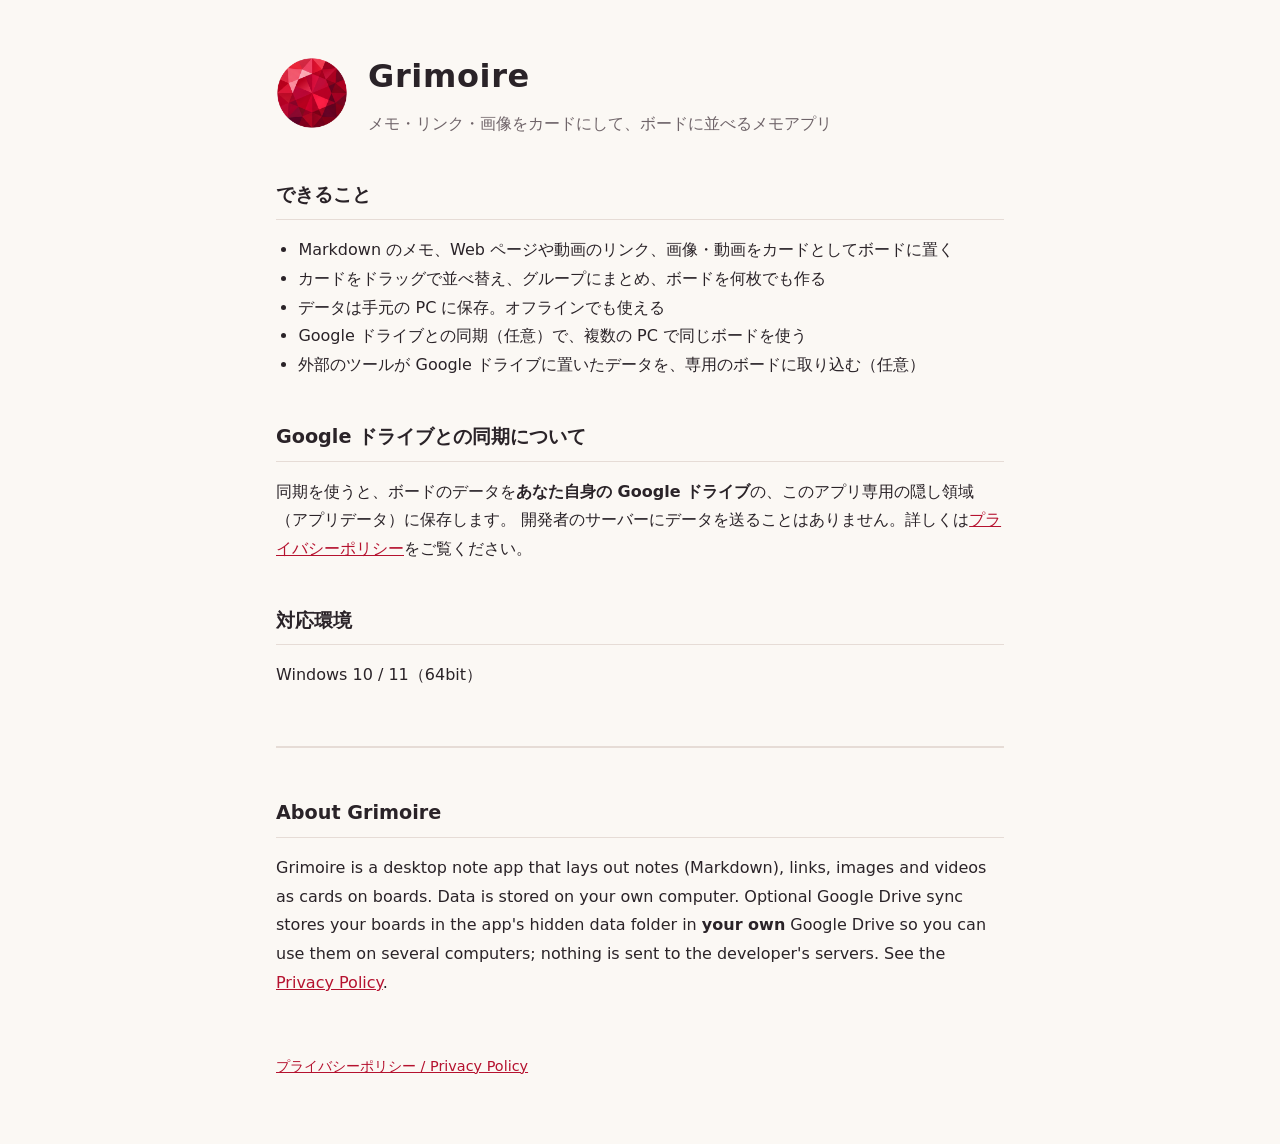
<file: index.html>
<!doctype html>
<html lang="ja">
  <head>
    <meta charset="utf-8" />
    <meta name="viewport" content="width=device-width, initial-scale=1" />
    <title>Grimoire</title>
    <meta name="description" content="Grimoire は、メモ・リンク・画像をカードにしてボードに並べるデスクトップのメモアプリです。" />
    <link rel="icon" type="image/png" href="favicon.png" />
    <link rel="stylesheet" href="style.css" />
  </head>
  <body>
    <main>
      <header class="hero">
        <img src="icon.png" alt="" />
        <div>
          <h1>Grimoire</h1>
          <p class="tagline">メモ・リンク・画像をカードにして、ボードに並べるメモアプリ</p>
        </div>
      </header>

      <h2>できること</h2>
      <ul>
        <li>Markdown のメモ、Web ページや動画のリンク、画像・動画をカードとしてボードに置く</li>
        <li>カードをドラッグで並べ替え、グループにまとめ、ボードを何枚でも作る</li>
        <li>データは手元の PC に保存。オフラインでも使える</li>
        <li>Google ドライブとの同期（任意）で、複数の PC で同じボードを使う</li>
        <li>外部のツールが Google ドライブに置いたデータを、専用のボードに取り込む（任意）</li>
      </ul>

      <h2>Google ドライブとの同期について</h2>
      <p>
        同期を使うと、ボードのデータを<strong>あなた自身の Google ドライブ</strong>の、このアプリ専用の隠し領域（アプリデータ）に保存します。
        開発者のサーバーにデータを送ることはありません。詳しくは<a href="privacy.html">プライバシーポリシー</a>をご覧ください。
      </p>

      <h2>対応環境</h2>
      <p>Windows 10 / 11（64bit）</p>

      <section class="lang" lang="en">
        <h2>About Grimoire</h2>
        <p>
          Grimoire is a desktop note app that lays out notes (Markdown), links, images and videos as cards on boards.
          Data is stored on your own computer. Optional Google Drive sync stores your boards in the app's hidden
          data folder in <strong>your own</strong> Google Drive so you can use them on several computers; nothing is sent to
          the developer's servers. See the <a href="privacy.html">Privacy Policy</a>.
        </p>
      </section>

      <footer>
        <a href="privacy.html">プライバシーポリシー / Privacy Policy</a>
      </footer>
    </main>
  </body>
</html>
</file>
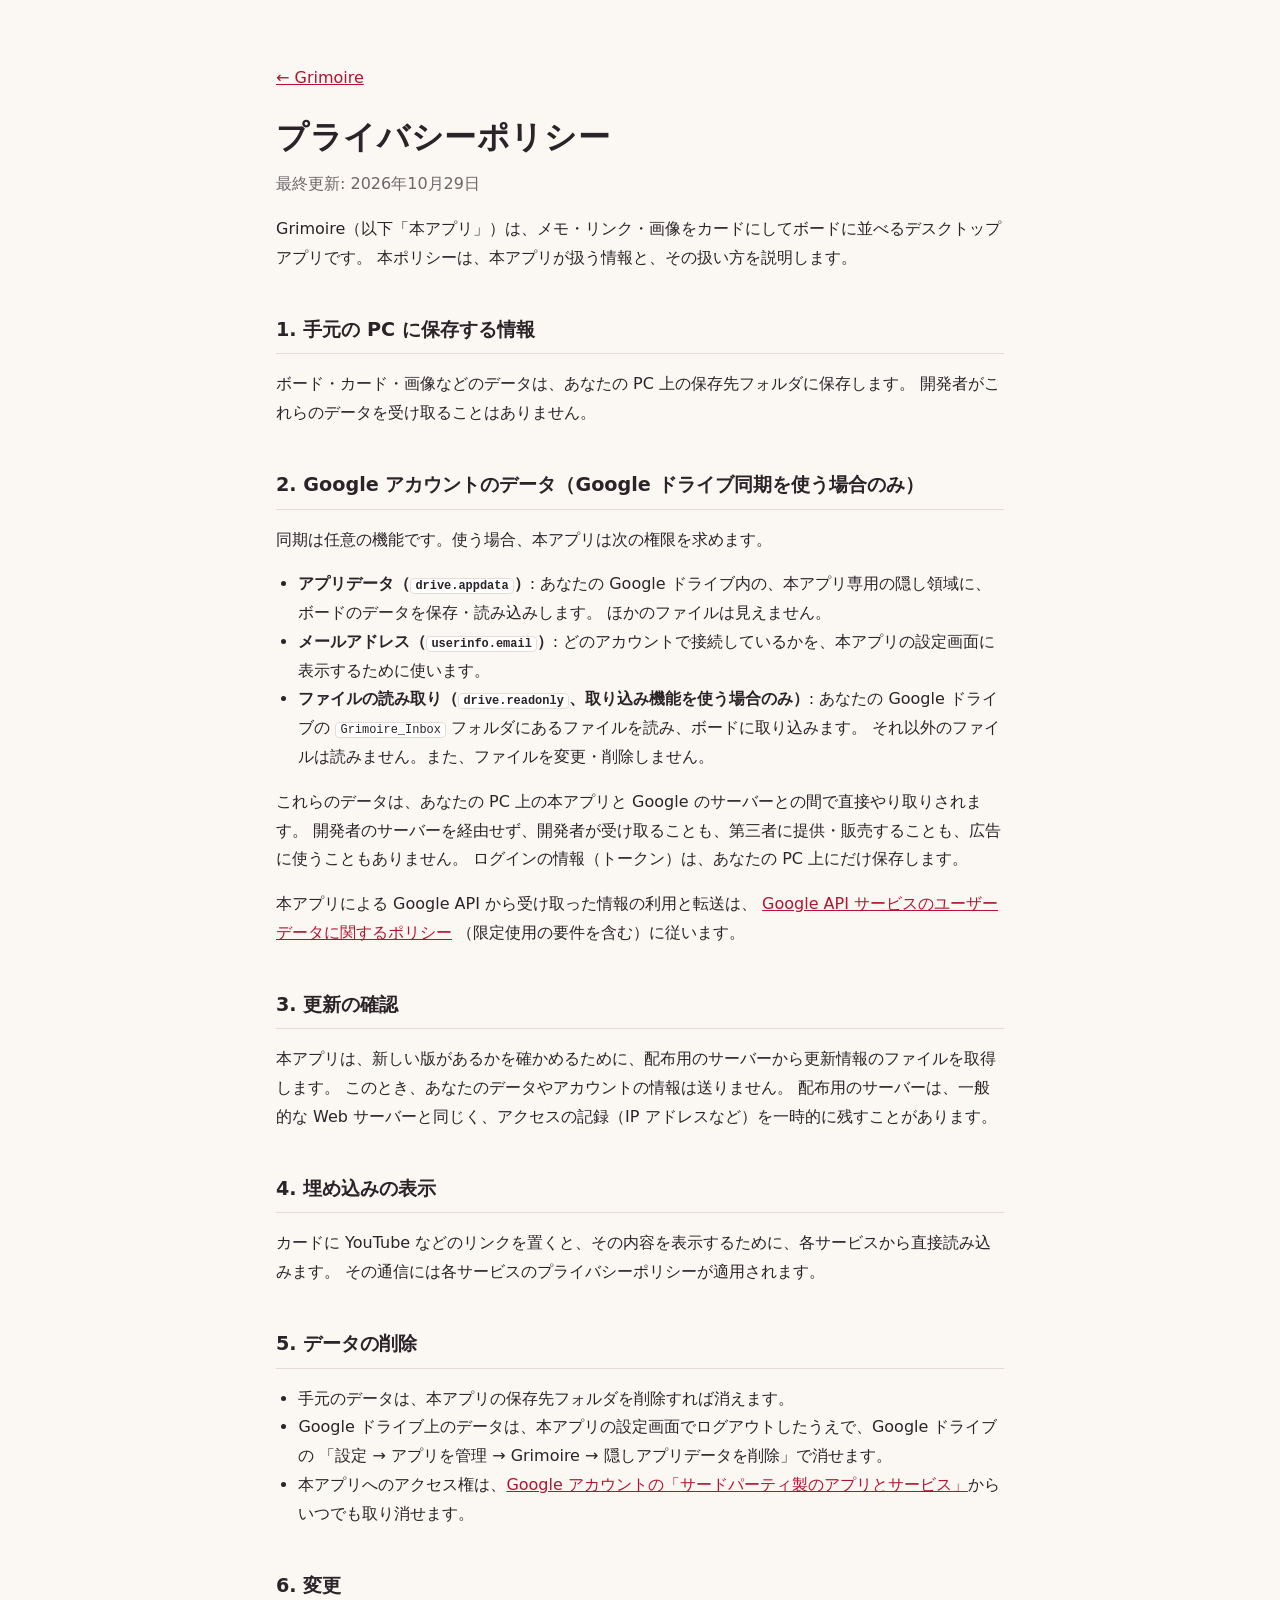
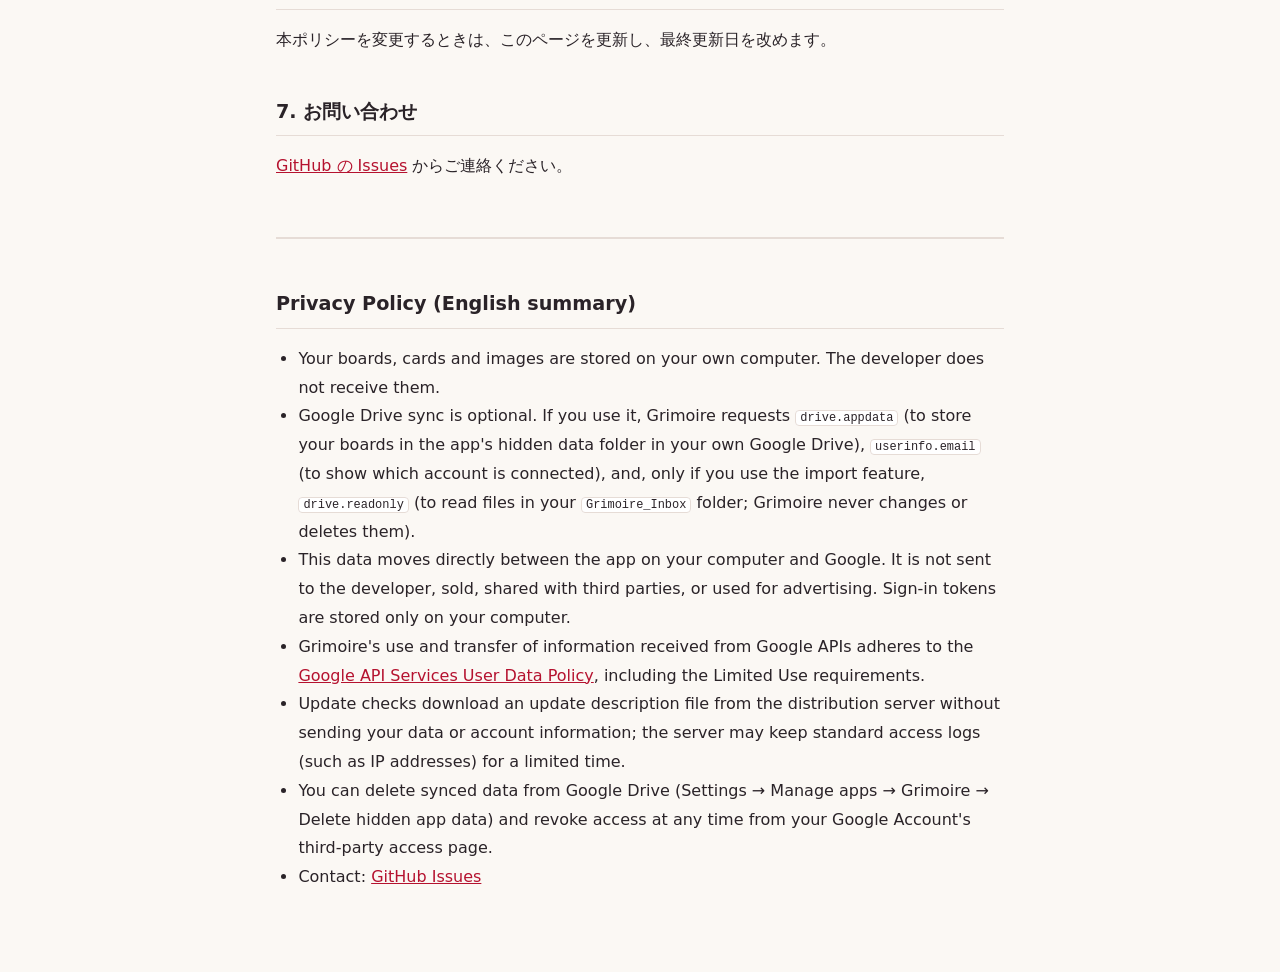
<file: privacy.html>
<!doctype html>
<html lang="ja">
  <head>
    <meta charset="utf-8" />
    <meta name="viewport" content="width=device-width, initial-scale=1" />
    <title>プライバシーポリシー — Grimoire</title>
    <link rel="icon" type="image/png" href="favicon.png" />
    <link rel="stylesheet" href="style.css" />
  </head>
  <body>
    <main>
      <p><a href="./">← Grimoire</a></p>
      <h1>プライバシーポリシー</h1>
      <p class="tagline">最終更新: 2026年10月29日</p>

      <p>
        Grimoire（以下「本アプリ」）は、メモ・リンク・画像をカードにしてボードに並べるデスクトップアプリです。
        本ポリシーは、本アプリが扱う情報と、その扱い方を説明します。
      </p>

      <h2>1. 手元の PC に保存する情報</h2>
      <p>
        ボード・カード・画像などのデータは、あなたの PC 上の保存先フォルダに保存します。
        開発者がこれらのデータを受け取ることはありません。
      </p>

      <h2>2. Google アカウントのデータ（Google ドライブ同期を使う場合のみ）</h2>
      <p>同期は任意の機能です。使う場合、本アプリは次の権限を求めます。</p>
      <ul>
        <li>
          <strong>アプリデータ（<code>drive.appdata</code>）</strong>:
          あなたの Google ドライブ内の、本アプリ専用の隠し領域に、ボードのデータを保存・読み込みします。
          ほかのファイルは見えません。
        </li>
        <li>
          <strong>メールアドレス（<code>userinfo.email</code>）</strong>:
          どのアカウントで接続しているかを、本アプリの設定画面に表示するために使います。
        </li>
        <li>
          <strong>ファイルの読み取り（<code>drive.readonly</code>、取り込み機能を使う場合のみ）</strong>:
          あなたの Google ドライブの <code>Grimoire_Inbox</code> フォルダにあるファイルを読み、ボードに取り込みます。
          それ以外のファイルは読みません。また、ファイルを変更・削除しません。
        </li>
      </ul>
      <p>
        これらのデータは、あなたの PC 上の本アプリと Google のサーバーとの間で直接やり取りされます。
        開発者のサーバーを経由せず、開発者が受け取ることも、第三者に提供・販売することも、広告に使うこともありません。
        ログインの情報（トークン）は、あなたの PC 上にだけ保存します。
      </p>
      <p>
        本アプリによる Google API から受け取った情報の利用と転送は、
        <a href="https://developers.google.com/terms/api-services-user-data-policy">Google API サービスのユーザーデータに関するポリシー</a>
        （限定使用の要件を含む）に従います。
      </p>

      <h2>3. 更新の確認</h2>
      <p>
        本アプリは、新しい版があるかを確かめるために、配布用のサーバーから更新情報のファイルを取得します。
        このとき、あなたのデータやアカウントの情報は送りません。
        配布用のサーバーは、一般的な Web サーバーと同じく、アクセスの記録（IP アドレスなど）を一時的に残すことがあります。
      </p>

      <h2>4. 埋め込みの表示</h2>
      <p>
        カードに YouTube などのリンクを置くと、その内容を表示するために、各サービスから直接読み込みます。
        その通信には各サービスのプライバシーポリシーが適用されます。
      </p>

      <h2>5. データの削除</h2>
      <ul>
        <li>手元のデータは、本アプリの保存先フォルダを削除すれば消えます。</li>
        <li>
          Google ドライブ上のデータは、本アプリの設定画面でログアウトしたうえで、Google ドライブの
          「設定 → アプリを管理 → Grimoire → 隠しアプリデータを削除」で消せます。
        </li>
        <li>
          本アプリへのアクセス権は、<a href="https://myaccount.google.com/permissions">Google アカウントの「サードパーティ製のアプリとサービス」</a>からいつでも取り消せます。
        </li>
      </ul>

      <h2>6. 変更</h2>
      <p>本ポリシーを変更するときは、このページを更新し、最終更新日を改めます。</p>

      <h2>7. お問い合わせ</h2>
      <p>
        <a href="https://github.com/cignoir/grimoire-site/issues">GitHub の Issues</a> からご連絡ください。
      </p>

      <section class="lang" lang="en">
        <h2>Privacy Policy (English summary)</h2>
        <ul>
          <li>Your boards, cards and images are stored on your own computer. The developer does not receive them.</li>
          <li>
            Google Drive sync is optional. If you use it, Grimoire requests <code>drive.appdata</code> (to store your boards
            in the app's hidden data folder in your own Google Drive), <code>userinfo.email</code> (to show which account is
            connected), and, only if you use the import feature, <code>drive.readonly</code> (to read files in your
            <code>Grimoire_Inbox</code> folder; Grimoire never changes or deletes them).
          </li>
          <li>
            This data moves directly between the app on your computer and Google. It is not sent to the developer, sold,
            shared with third parties, or used for advertising. Sign-in tokens are stored only on your computer.
          </li>
          <li>
            Grimoire's use and transfer of information received from Google APIs adheres to the
            <a href="https://developers.google.com/terms/api-services-user-data-policy">Google API Services User Data Policy</a>,
            including the Limited Use requirements.
          </li>
          <li>
            Update checks download an update description file from the distribution server without sending your data or
            account information; the server may keep standard access logs (such as IP addresses) for a limited time.
          </li>
          <li>
            You can delete synced data from Google Drive (Settings → Manage apps → Grimoire → Delete hidden app data) and
            revoke access at any time from your Google Account's third-party access page.
          </li>
          <li>Contact: <a href="https://github.com/cignoir/grimoire-site/issues">GitHub Issues</a></li>
        </ul>
      </section>
    </main>
  </body>
</html>
</file>
<file: style.css>
:root {
  --bg: #fbf8f4;
  --fg: #2a2328;
  --muted: #6f6469;
  --line: #e6dcd6;
  --accent: #b5122f;
  --card: #ffffff;
}
@media (prefers-color-scheme: dark) {
  :root {
    --bg: #17131a;
    --fg: #ece6ea;
    --muted: #a99ea5;
    --line: #2f2732;
    --accent: #ff5a76;
    --card: #1f1a23;
  }
}
* {
  box-sizing: border-box;
}
body {
  margin: 0;
  background: var(--bg);
  color: var(--fg);
  font-family: system-ui, -apple-system, 'Segoe UI', 'Hiragino Sans', 'Yu Gothic UI', sans-serif;
  line-height: 1.8;
}
main {
  max-width: 760px;
  margin: 0 auto;
  padding: 48px 16px 64px;
}
header.hero {
  display: flex;
  align-items: center;
  gap: 20px;
  margin-bottom: 32px;
}
header.hero img {
  width: 72px;
  height: 72px;
}
h1 {
  margin: 0;
  font-size: 2rem;
  letter-spacing: 0.02em;
}
.tagline {
  margin: 4px 0 0;
  color: var(--muted);
}
h2 {
  margin: 40px 0 8px;
  font-size: 1.2rem;
  border-bottom: 1px solid var(--line);
  padding-bottom: 6px;
}
h3 {
  margin: 24px 0 4px;
  font-size: 1rem;
}
a {
  color: var(--accent);
}
ul {
  padding-left: 1.4em;
}
code {
  font-size: 0.92em;
  background: var(--card);
  border: 1px solid var(--line);
  border-radius: 4px;
  padding: 0 4px;
}
.lang {
  margin-top: 56px;
  padding-top: 8px;
  border-top: 2px solid var(--line);
}
footer {
  margin-top: 56px;
  color: var(--muted);
  font-size: 0.9rem;
}
</file>
